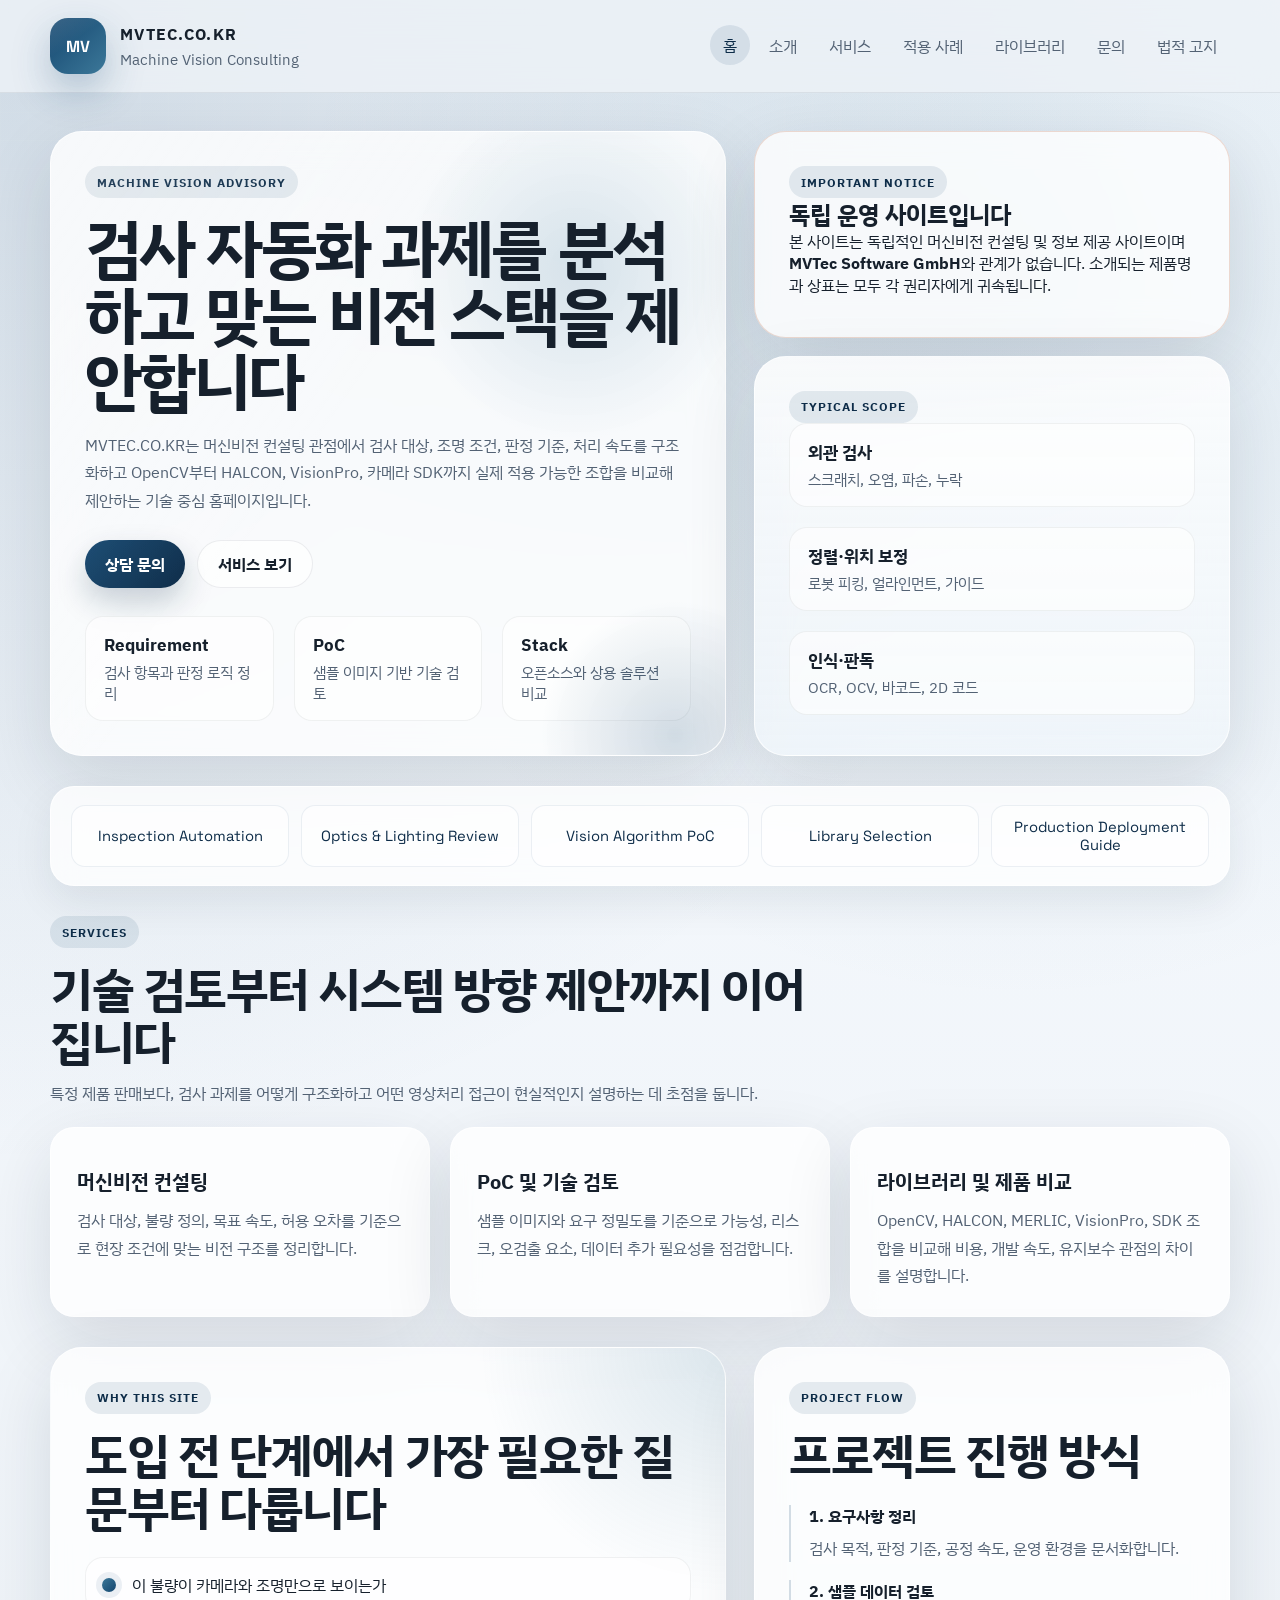
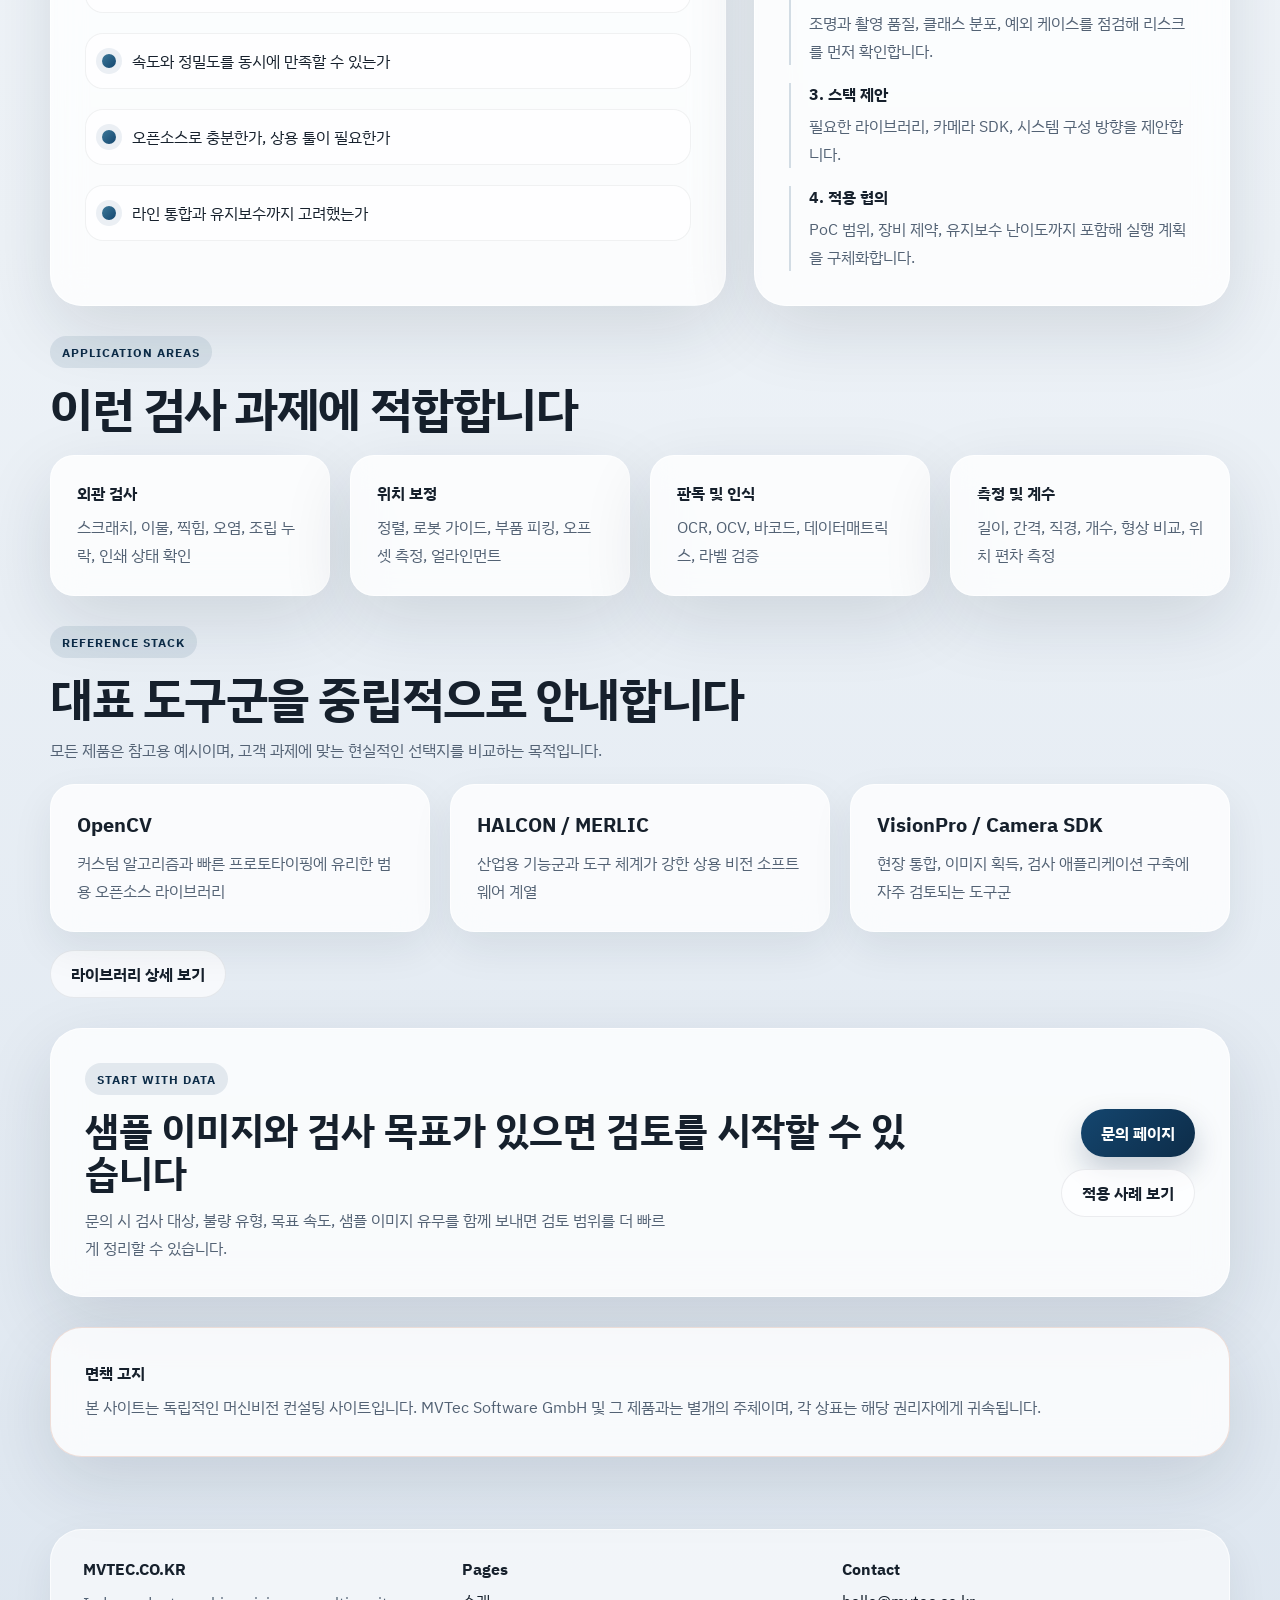
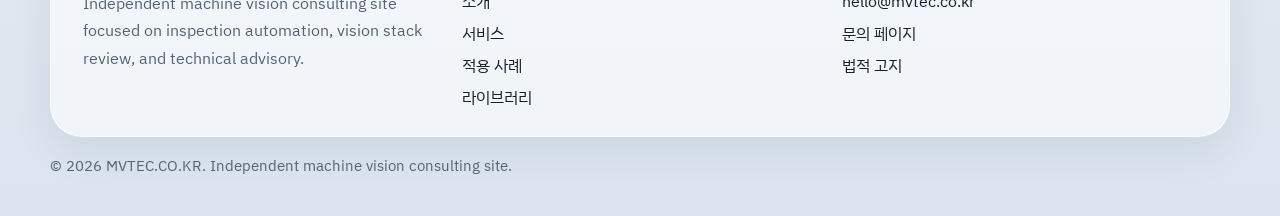
<file: index.html>
<!DOCTYPE html>
<html lang="ko">
<head>
  <meta charset="utf-8">
  <meta name="viewport" content="width=device-width, initial-scale=1">
  <title>MVTEC.CO.KR | 머신비전 컨설팅 홈페이지</title>
  <meta name="description" content="머신비전 컨설팅, 검사 자동화, 영상처리 PoC, 라이브러리 비교 검토를 제공하는 독립적인 기술 소개 사이트입니다.">
  <link rel="preconnect" href="https://fonts.googleapis.com">
  <link rel="preconnect" href="https://fonts.gstatic.com" crossorigin>
  <link href="https://fonts.googleapis.com/css2?family=IBM+Plex+Sans+KR:wght@400;500;600;700&family=Space+Grotesk:wght@500;700&display=swap" rel="stylesheet">
  <link rel="stylesheet" href="style.css">
</head>
<body>
  <div class="site-shell">
    <header class="topbar">
      <div class="shell topbar-inner">
        <a class="brand" href="index.html" aria-label="MVTEC 홈">
          <span class="brand-mark">MV</span>
          <span class="brand-copy">
            <strong>MVTEC.CO.KR</strong>
            <span>Machine Vision Consulting</span>
          </span>
        </a>
        <nav class="nav" aria-label="주요 메뉴">
          <a class="is-active" href="index.html">홈</a>
          <a href="about.html">소개</a>
          <a href="services.html">서비스</a>
          <a href="cases.html">적용 사례</a>
          <a href="libraries.html">라이브러리</a>
          <a href="contact.html">문의</a>
          <a href="legal.html">법적 고지</a>
        </nav>
      </div>
    </header>

    <main class="shell">
      <section class="hero hero-home">
        <div class="hero-panel">
          <span class="eyebrow">Machine Vision Advisory</span>
          <h1>검사 자동화 과제를 분석하고 맞는 비전 스택을 제안합니다</h1>
          <p class="hero-copy">
            MVTEC.CO.KR는 머신비전 컨설팅 관점에서 검사 대상, 조명 조건, 판정 기준, 처리 속도를 구조화하고
            OpenCV부터 HALCON, VisionPro, 카메라 SDK까지 실제 적용 가능한 조합을 비교해 제안하는 기술 중심 홈페이지입니다.
          </p>
          <div class="hero-actions">
            <a class="btn btn-primary" href="contact.html">상담 문의</a>
            <a class="btn btn-secondary" href="services.html">서비스 보기</a>
          </div>
          <div class="hero-stats">
            <div class="hero-stat">
              <strong>Requirement</strong>
              <span>검사 항목과 판정 로직 정리</span>
            </div>
            <div class="hero-stat">
              <strong>PoC</strong>
              <span>샘플 이미지 기반 기술 검토</span>
            </div>
            <div class="hero-stat">
              <strong>Stack</strong>
              <span>오픈소스와 상용 솔루션 비교</span>
            </div>
          </div>
        </div>

        <aside class="hero-side">
          <div class="side-card caution-card">
            <span class="card-kicker">Important Notice</span>
            <h2>독립 운영 사이트입니다</h2>
            <p>
              본 사이트는 독립적인 머신비전 컨설팅 및 정보 제공 사이트이며
              <strong>MVTec Software GmbH</strong>와 관계가 없습니다.
              소개되는 제품명과 상표는 모두 각 권리자에게 귀속됩니다.
            </p>
          </div>
          <div class="side-card metric-card">
            <span class="card-kicker">Typical Scope</span>
            <div class="metric-list">
              <div>
                <strong>외관 검사</strong>
                <span>스크래치, 오염, 파손, 누락</span>
              </div>
              <div>
                <strong>정렬·위치 보정</strong>
                <span>로봇 피킹, 얼라인먼트, 가이드</span>
              </div>
              <div>
                <strong>인식·판독</strong>
                <span>OCR, OCV, 바코드, 2D 코드</span>
              </div>
            </div>
          </div>
        </aside>
      </section>

      <section class="section logo-strip-section">
        <div class="logo-strip">
          <span>Inspection Automation</span>
          <span>Optics & Lighting Review</span>
          <span>Vision Algorithm PoC</span>
          <span>Library Selection</span>
          <span>Production Deployment Guide</span>
        </div>
      </section>

      <section class="section" id="services">
        <div class="section-heading">
          <span class="section-kicker">Services</span>
          <h2>기술 검토부터 시스템 방향 제안까지 이어집니다</h2>
          <p>특정 제품 판매보다, 검사 과제를 어떻게 구조화하고 어떤 영상처리 접근이 현실적인지 설명하는 데 초점을 둡니다.</p>
        </div>
        <div class="card-grid three">
          <article class="feature-card">
            <h3>머신비전 컨설팅</h3>
            <p>검사 대상, 불량 정의, 목표 속도, 허용 오차를 기준으로 현장 조건에 맞는 비전 구조를 정리합니다.</p>
          </article>
          <article class="feature-card">
            <h3>PoC 및 기술 검토</h3>
            <p>샘플 이미지와 요구 정밀도를 기준으로 가능성, 리스크, 오검출 요소, 데이터 추가 필요성을 점검합니다.</p>
          </article>
          <article class="feature-card">
            <h3>라이브러리 및 제품 비교</h3>
            <p>OpenCV, HALCON, MERLIC, VisionPro, SDK 조합을 비교해 비용, 개발 속도, 유지보수 관점의 차이를 설명합니다.</p>
          </article>
        </div>
      </section>

      <section class="section">
        <div class="two-column emphasis-layout">
          <article class="panel-card spotlight-card">
            <div class="section-heading left">
              <span class="section-kicker">Why This Site</span>
              <h2>도입 전 단계에서 가장 필요한 질문부터 다룹니다</h2>
            </div>
            <div class="check-list">
              <div>이 불량이 카메라와 조명만으로 보이는가</div>
              <div>속도와 정밀도를 동시에 만족할 수 있는가</div>
              <div>오픈소스로 충분한가, 상용 툴이 필요한가</div>
              <div>라인 통합과 유지보수까지 고려했는가</div>
            </div>
          </article>
          <article class="panel-card">
            <div class="section-heading left">
              <span class="section-kicker">Project Flow</span>
              <h2>프로젝트 진행 방식</h2>
            </div>
            <div class="timeline">
              <div class="timeline-item">
                <strong>1. 요구사항 정리</strong>
                <p>검사 목적, 판정 기준, 공정 속도, 운영 환경을 문서화합니다.</p>
              </div>
              <div class="timeline-item">
                <strong>2. 샘플 데이터 검토</strong>
                <p>조명과 촬영 품질, 클래스 분포, 예외 케이스를 점검해 리스크를 먼저 확인합니다.</p>
              </div>
              <div class="timeline-item">
                <strong>3. 스택 제안</strong>
                <p>필요한 라이브러리, 카메라 SDK, 시스템 구성 방향을 제안합니다.</p>
              </div>
              <div class="timeline-item">
                <strong>4. 적용 협의</strong>
                <p>PoC 범위, 장비 제약, 유지보수 난이도까지 포함해 실행 계획을 구체화합니다.</p>
              </div>
            </div>
          </article>
        </div>
      </section>

      <section class="section" id="domains">
        <div class="section-heading">
          <span class="section-kicker">Application Areas</span>
          <h2>이런 검사 과제에 적합합니다</h2>
        </div>
        <div class="card-grid four">
          <article class="domain-card">
            <strong>외관 검사</strong>
            <p>스크래치, 이물, 찍힘, 오염, 조립 누락, 인쇄 상태 확인</p>
          </article>
          <article class="domain-card">
            <strong>위치 보정</strong>
            <p>정렬, 로봇 가이드, 부품 피킹, 오프셋 측정, 얼라인먼트</p>
          </article>
          <article class="domain-card">
            <strong>판독 및 인식</strong>
            <p>OCR, OCV, 바코드, 데이터매트릭스, 라벨 검증</p>
          </article>
          <article class="domain-card">
            <strong>측정 및 계수</strong>
            <p>길이, 간격, 직경, 개수, 형상 비교, 위치 편차 측정</p>
          </article>
        </div>
      </section>

      <section class="section">
        <div class="section-heading">
          <span class="section-kicker">Reference Stack</span>
          <h2>대표 도구군을 중립적으로 안내합니다</h2>
          <p>모든 제품은 참고용 예시이며, 고객 과제에 맞는 현실적인 선택지를 비교하는 목적입니다.</p>
        </div>
        <div class="card-grid three">
          <article class="feature-card compact-card">
            <h3>OpenCV</h3>
            <p>커스텀 알고리즘과 빠른 프로토타이핑에 유리한 범용 오픈소스 라이브러리</p>
          </article>
          <article class="feature-card compact-card">
            <h3>HALCON / MERLIC</h3>
            <p>산업용 기능군과 도구 체계가 강한 상용 비전 소프트웨어 계열</p>
          </article>
          <article class="feature-card compact-card">
            <h3>VisionPro / Camera SDK</h3>
            <p>현장 통합, 이미지 획득, 검사 애플리케이션 구축에 자주 검토되는 도구군</p>
          </article>
        </div>
        <div class="section-actions">
          <a class="btn btn-secondary" href="libraries.html">라이브러리 상세 보기</a>
        </div>
      </section>

      <section class="section">
        <div class="cta-band">
          <div>
            <span class="section-kicker">Start With Data</span>
            <h2>샘플 이미지와 검사 목표가 있으면 검토를 시작할 수 있습니다</h2>
            <p>문의 시 검사 대상, 불량 유형, 목표 속도, 샘플 이미지 유무를 함께 보내면 검토 범위를 더 빠르게 정리할 수 있습니다.</p>
          </div>
          <div class="cta-actions">
            <a class="btn btn-primary" href="contact.html">문의 페이지</a>
            <a class="btn btn-secondary" href="cases.html">적용 사례 보기</a>
          </div>
        </div>
      </section>

      <section class="section">
        <div class="legal-banner">
          <strong>면책 고지</strong>
          <p>본 사이트는 독립적인 머신비전 컨설팅 사이트입니다. MVTec Software GmbH 및 그 제품과는 별개의 주체이며, 각 상표는 해당 권리자에게 귀속됩니다.</p>
        </div>
      </section>
    </main>

    <footer class="footer shell">
      <div class="footer-grid">
        <div>
          <strong>MVTEC.CO.KR</strong>
          <p>Independent machine vision consulting site focused on inspection automation, vision stack review, and technical advisory.</p>
        </div>
        <div>
          <strong>Pages</strong>
          <div class="footer-links">
            <a href="about.html">소개</a>
            <a href="services.html">서비스</a>
            <a href="cases.html">적용 사례</a>
            <a href="libraries.html">라이브러리</a>
          </div>
        </div>
        <div>
          <strong>Contact</strong>
          <div class="footer-links">
            <a href="mailto:hello@mvtec.co.kr">hello@mvtec.co.kr</a>
            <a href="contact.html">문의 페이지</a>
            <a href="legal.html">법적 고지</a>
          </div>
        </div>
      </div>
      <p class="footer-copy">© 2026 MVTEC.CO.KR. Independent machine vision consulting site.</p>
    </footer>
  </div>
</body>
</html>
</file>
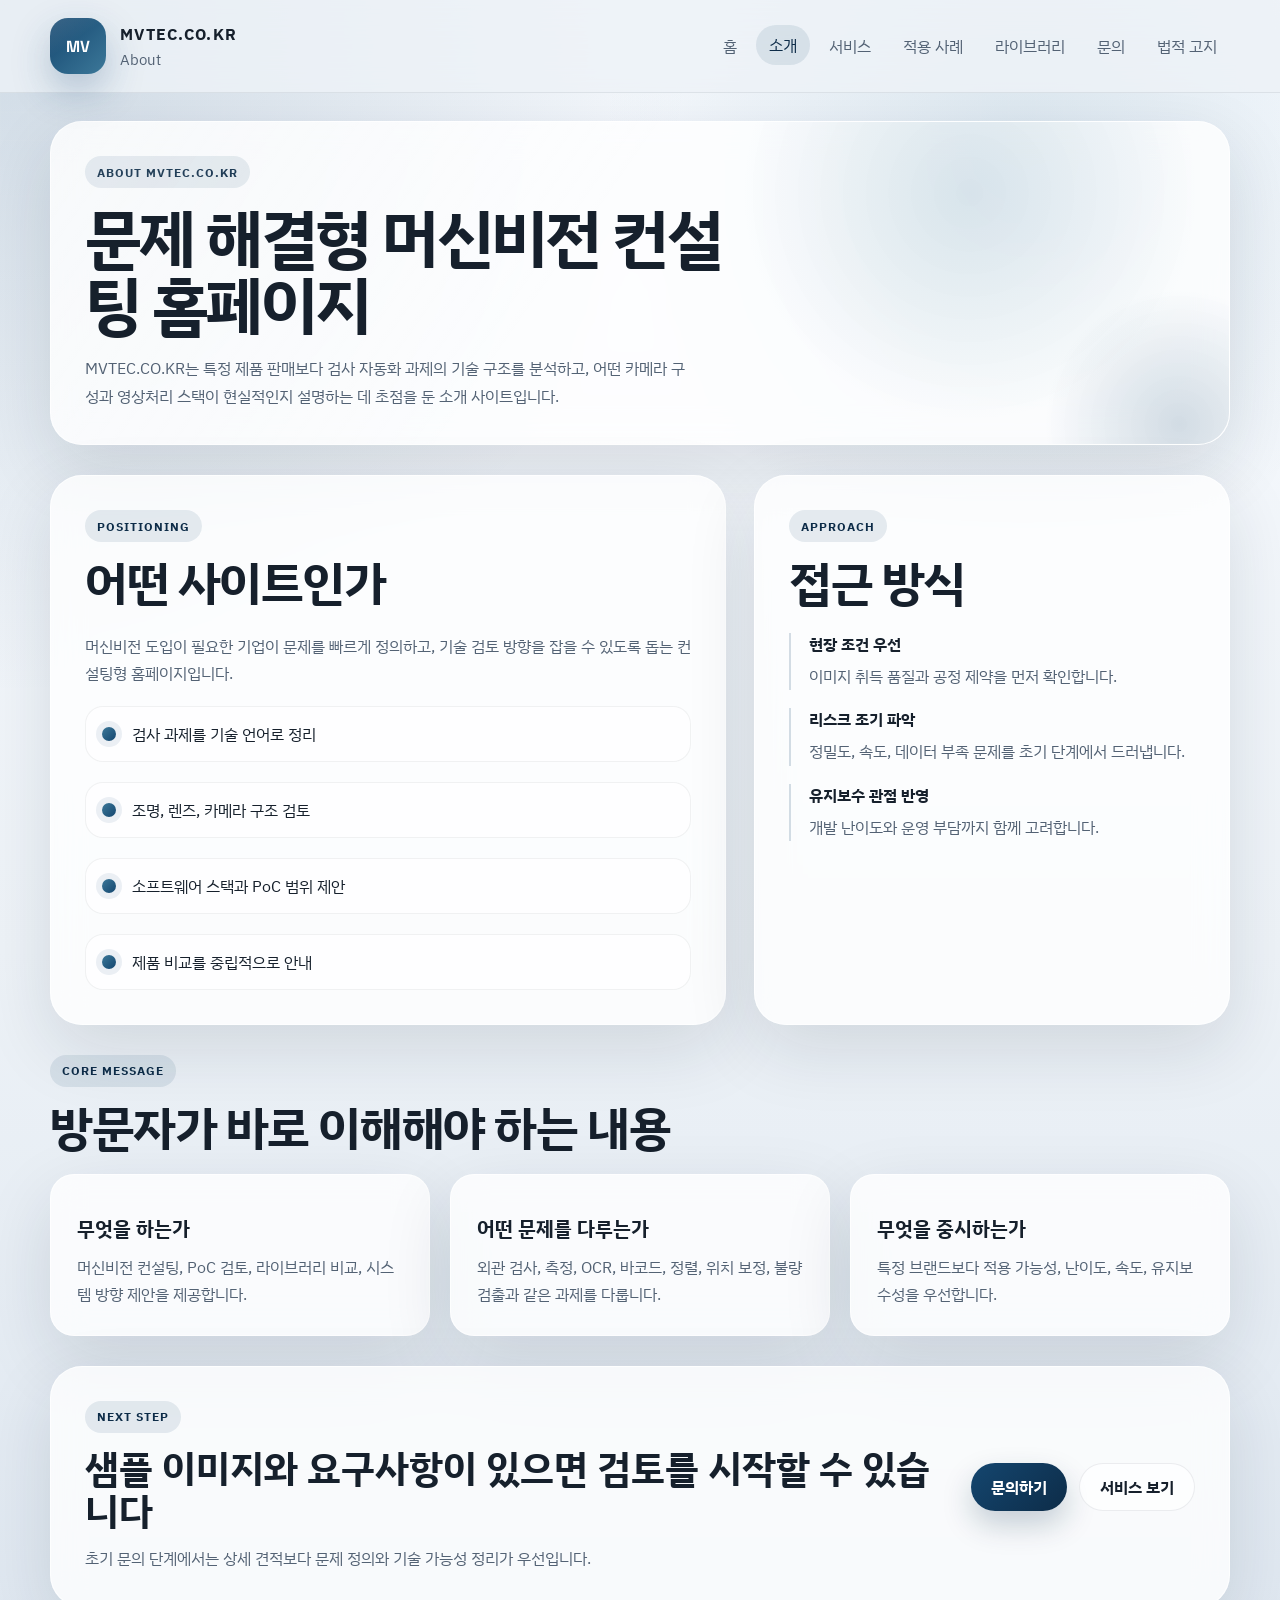
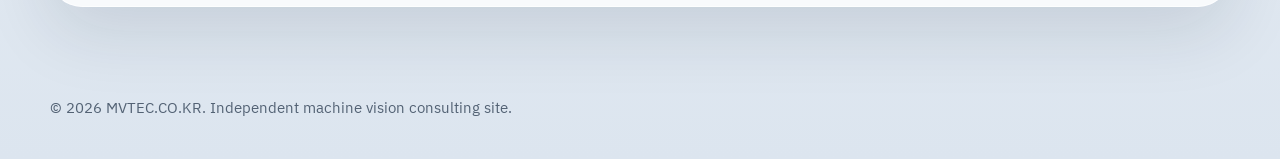
<file: about.html>
<!DOCTYPE html>
<html lang="ko">
<head>
  <meta charset="utf-8">
  <meta name="viewport" content="width=device-width, initial-scale=1">
  <title>MVTEC.CO.KR | 소개</title>
  <meta name="description" content="MVTEC.CO.KR의 포지셔닝과 머신비전 컨설팅 접근 방식을 소개합니다.">
  <link rel="preconnect" href="https://fonts.googleapis.com">
  <link rel="preconnect" href="https://fonts.gstatic.com" crossorigin>
  <link href="https://fonts.googleapis.com/css2?family=IBM+Plex+Sans+KR:wght@400;500;600;700&family=Space+Grotesk:wght@500;700&display=swap" rel="stylesheet">
  <link rel="stylesheet" href="style.css">
</head>
<body>
  <div class="site-shell">
    <header class="topbar">
      <div class="shell topbar-inner">
        <a class="brand" href="index.html" aria-label="MVTEC 홈">
          <span class="brand-mark">MV</span>
          <span class="brand-copy">
            <strong>MVTEC.CO.KR</strong>
            <span>About</span>
          </span>
        </a>
        <nav class="nav" aria-label="주요 메뉴">
          <a href="index.html">홈</a>
          <a class="is-active" href="about.html">소개</a>
          <a href="services.html">서비스</a>
          <a href="cases.html">적용 사례</a>
          <a href="libraries.html">라이브러리</a>
          <a href="contact.html">문의</a>
          <a href="legal.html">법적 고지</a>
        </nav>
      </div>
    </header>

    <main class="shell page-main">
      <section class="subhero">
        <div class="hero-panel">
          <span class="eyebrow">About MVTEC.CO.KR</span>
          <h1>문제 해결형 머신비전 컨설팅 홈페이지</h1>
          <p class="hero-copy">
            MVTEC.CO.KR는 특정 제품 판매보다 검사 자동화 과제의 기술 구조를 분석하고,
            어떤 카메라 구성과 영상처리 스택이 현실적인지 설명하는 데 초점을 둔 소개 사이트입니다.
          </p>
        </div>
      </section>

      <section class="section">
        <div class="two-column">
          <article class="panel-card">
            <div class="section-heading left">
              <span class="section-kicker">Positioning</span>
              <h2>어떤 사이트인가</h2>
            </div>
            <p>머신비전 도입이 필요한 기업이 문제를 빠르게 정의하고, 기술 검토 방향을 잡을 수 있도록 돕는 컨설팅형 홈페이지입니다.</p>
            <div class="check-list">
              <div>검사 과제를 기술 언어로 정리</div>
              <div>조명, 렌즈, 카메라 구조 검토</div>
              <div>소프트웨어 스택과 PoC 범위 제안</div>
              <div>제품 비교를 중립적으로 안내</div>
            </div>
          </article>
          <article class="panel-card">
            <div class="section-heading left">
              <span class="section-kicker">Approach</span>
              <h2>접근 방식</h2>
            </div>
            <div class="timeline">
              <div class="timeline-item">
                <strong>현장 조건 우선</strong>
                <p>이미지 취득 품질과 공정 제약을 먼저 확인합니다.</p>
              </div>
              <div class="timeline-item">
                <strong>리스크 조기 파악</strong>
                <p>정밀도, 속도, 데이터 부족 문제를 초기 단계에서 드러냅니다.</p>
              </div>
              <div class="timeline-item">
                <strong>유지보수 관점 반영</strong>
                <p>개발 난이도와 운영 부담까지 함께 고려합니다.</p>
              </div>
            </div>
          </article>
        </div>
      </section>

      <section class="section">
        <div class="section-heading">
          <span class="section-kicker">Core Message</span>
          <h2>방문자가 바로 이해해야 하는 내용</h2>
        </div>
        <div class="card-grid three">
          <article class="feature-card">
            <h3>무엇을 하는가</h3>
            <p>머신비전 컨설팅, PoC 검토, 라이브러리 비교, 시스템 방향 제안을 제공합니다.</p>
          </article>
          <article class="feature-card">
            <h3>어떤 문제를 다루는가</h3>
            <p>외관 검사, 측정, OCR, 바코드, 정렬, 위치 보정, 불량 검출과 같은 과제를 다룹니다.</p>
          </article>
          <article class="feature-card">
            <h3>무엇을 중시하는가</h3>
            <p>특정 브랜드보다 적용 가능성, 난이도, 속도, 유지보수성을 우선합니다.</p>
          </article>
        </div>
      </section>

      <section class="section">
        <div class="cta-band">
          <div>
            <span class="section-kicker">Next Step</span>
            <h2>샘플 이미지와 요구사항이 있으면 검토를 시작할 수 있습니다</h2>
            <p>초기 문의 단계에서는 상세 견적보다 문제 정의와 기술 가능성 정리가 우선입니다.</p>
          </div>
          <div class="cta-actions">
            <a class="btn btn-primary" href="contact.html">문의하기</a>
            <a class="btn btn-secondary" href="services.html">서비스 보기</a>
          </div>
        </div>
      </section>
    </main>

    <footer class="footer shell">
      <p class="footer-copy">© 2026 MVTEC.CO.KR. Independent machine vision consulting site.</p>
    </footer>
  </div>
</body>
</html>
</file>
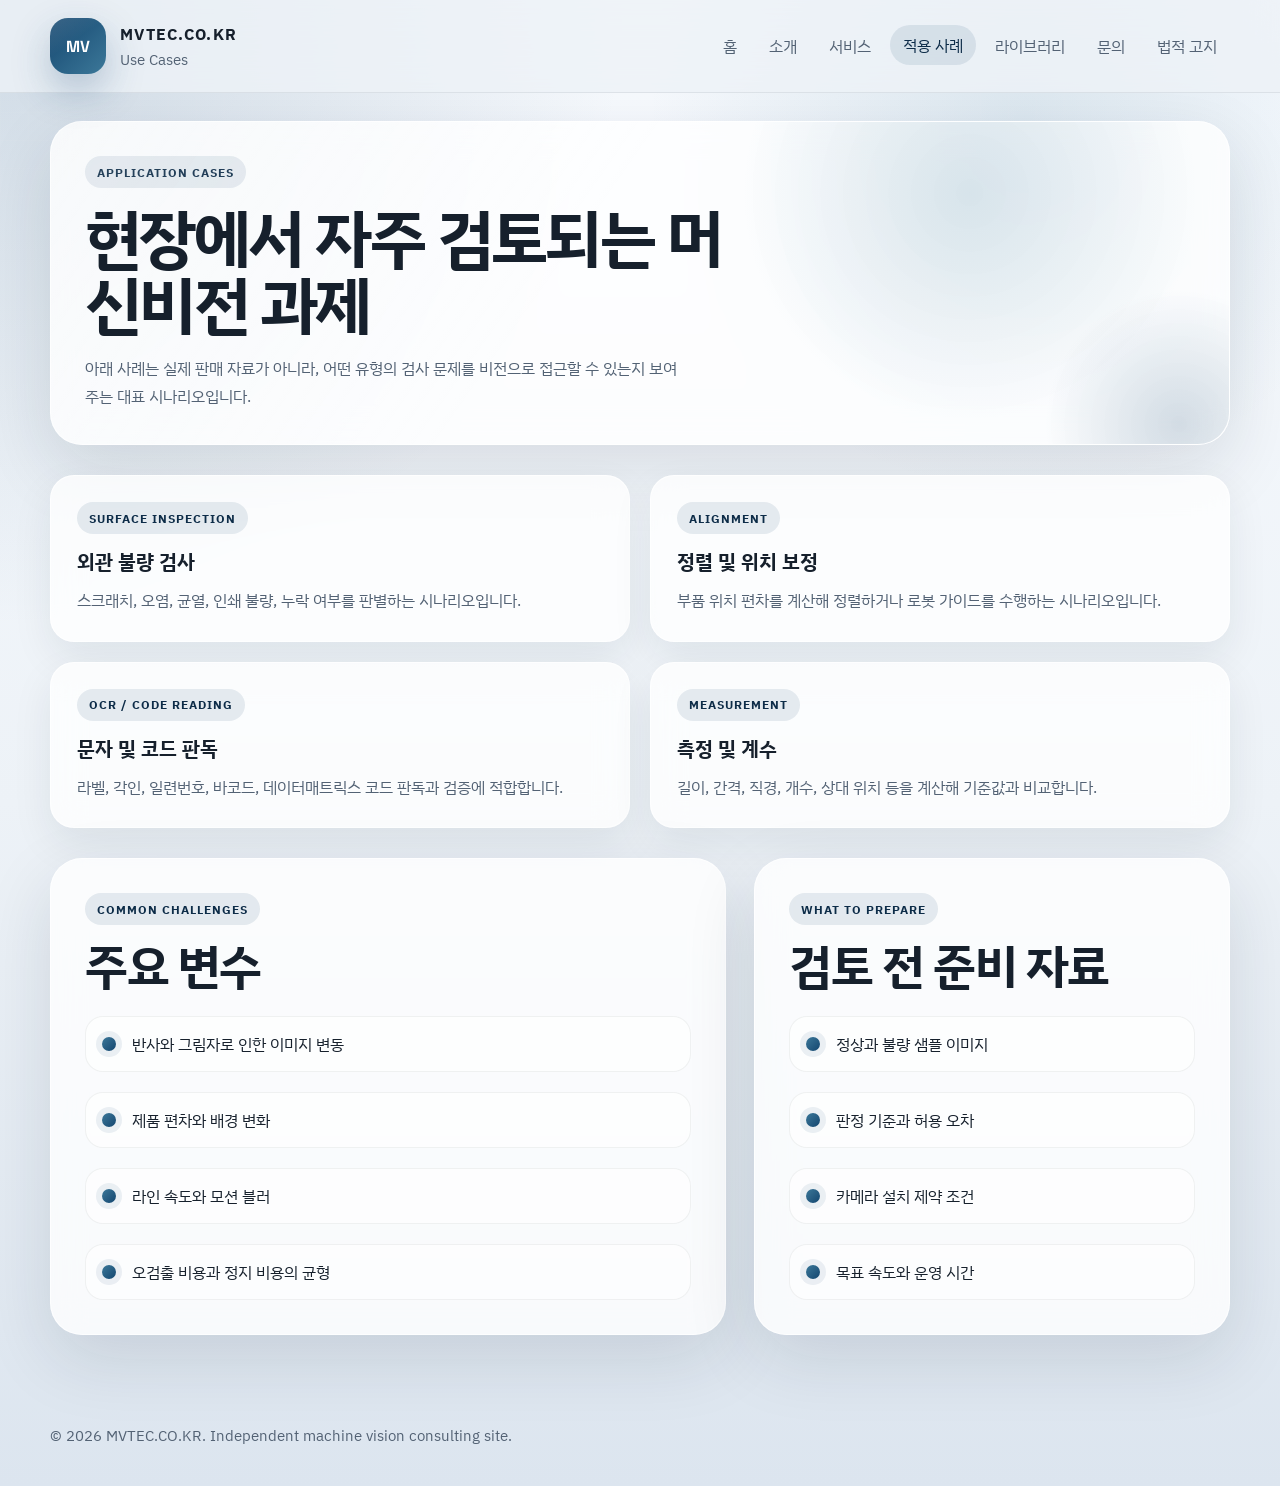
<file: cases.html>
<!DOCTYPE html>
<html lang="ko">
<head>
  <meta charset="utf-8">
  <meta name="viewport" content="width=device-width, initial-scale=1">
  <title>MVTEC.CO.KR | 적용 사례</title>
  <meta name="description" content="머신비전 적용 가능 분야와 검사 시나리오 예시를 소개합니다.">
  <link rel="preconnect" href="https://fonts.googleapis.com">
  <link rel="preconnect" href="https://fonts.gstatic.com" crossorigin>
  <link href="https://fonts.googleapis.com/css2?family=IBM+Plex+Sans+KR:wght@400;500;600;700&family=Space+Grotesk:wght@500;700&display=swap" rel="stylesheet">
  <link rel="stylesheet" href="style.css">
</head>
<body>
  <div class="site-shell">
    <header class="topbar">
      <div class="shell topbar-inner">
        <a class="brand" href="index.html" aria-label="MVTEC 홈">
          <span class="brand-mark">MV</span>
          <span class="brand-copy">
            <strong>MVTEC.CO.KR</strong>
            <span>Use Cases</span>
          </span>
        </a>
        <nav class="nav" aria-label="주요 메뉴">
          <a href="index.html">홈</a>
          <a href="about.html">소개</a>
          <a href="services.html">서비스</a>
          <a class="is-active" href="cases.html">적용 사례</a>
          <a href="libraries.html">라이브러리</a>
          <a href="contact.html">문의</a>
          <a href="legal.html">법적 고지</a>
        </nav>
      </div>
    </header>

    <main class="shell page-main">
      <section class="subhero">
        <div class="hero-panel">
          <span class="eyebrow">Application Cases</span>
          <h1>현장에서 자주 검토되는 머신비전 과제</h1>
          <p class="hero-copy">아래 사례는 실제 판매 자료가 아니라, 어떤 유형의 검사 문제를 비전으로 접근할 수 있는지 보여주는 대표 시나리오입니다.</p>
        </div>
      </section>

      <section class="section">
        <div class="card-grid two">
          <article class="library-card case-card">
            <span class="tag">Surface Inspection</span>
            <h3>외관 불량 검사</h3>
            <p>스크래치, 오염, 균열, 인쇄 불량, 누락 여부를 판별하는 시나리오입니다.</p>
          </article>
          <article class="library-card case-card">
            <span class="tag">Alignment</span>
            <h3>정렬 및 위치 보정</h3>
            <p>부품 위치 편차를 계산해 정렬하거나 로봇 가이드를 수행하는 시나리오입니다.</p>
          </article>
          <article class="library-card case-card">
            <span class="tag">OCR / Code Reading</span>
            <h3>문자 및 코드 판독</h3>
            <p>라벨, 각인, 일련번호, 바코드, 데이터매트릭스 코드 판독과 검증에 적합합니다.</p>
          </article>
          <article class="library-card case-card">
            <span class="tag">Measurement</span>
            <h3>측정 및 계수</h3>
            <p>길이, 간격, 직경, 개수, 상대 위치 등을 계산해 기준값과 비교합니다.</p>
          </article>
        </div>
      </section>

      <section class="section">
        <div class="two-column">
          <article class="panel-card">
            <div class="section-heading left">
              <span class="section-kicker">Common Challenges</span>
              <h2>주요 변수</h2>
            </div>
            <div class="check-list">
              <div>반사와 그림자로 인한 이미지 변동</div>
              <div>제품 편차와 배경 변화</div>
              <div>라인 속도와 모션 블러</div>
              <div>오검출 비용과 정지 비용의 균형</div>
            </div>
          </article>
          <article class="panel-card">
            <div class="section-heading left">
              <span class="section-kicker">What To Prepare</span>
              <h2>검토 전 준비 자료</h2>
            </div>
            <div class="check-list">
              <div>정상과 불량 샘플 이미지</div>
              <div>판정 기준과 허용 오차</div>
              <div>카메라 설치 제약 조건</div>
              <div>목표 속도와 운영 시간</div>
            </div>
          </article>
        </div>
      </section>
    </main>

    <footer class="footer shell">
      <p class="footer-copy">© 2026 MVTEC.CO.KR. Independent machine vision consulting site.</p>
    </footer>
  </div>
</body>
</html>
</file>
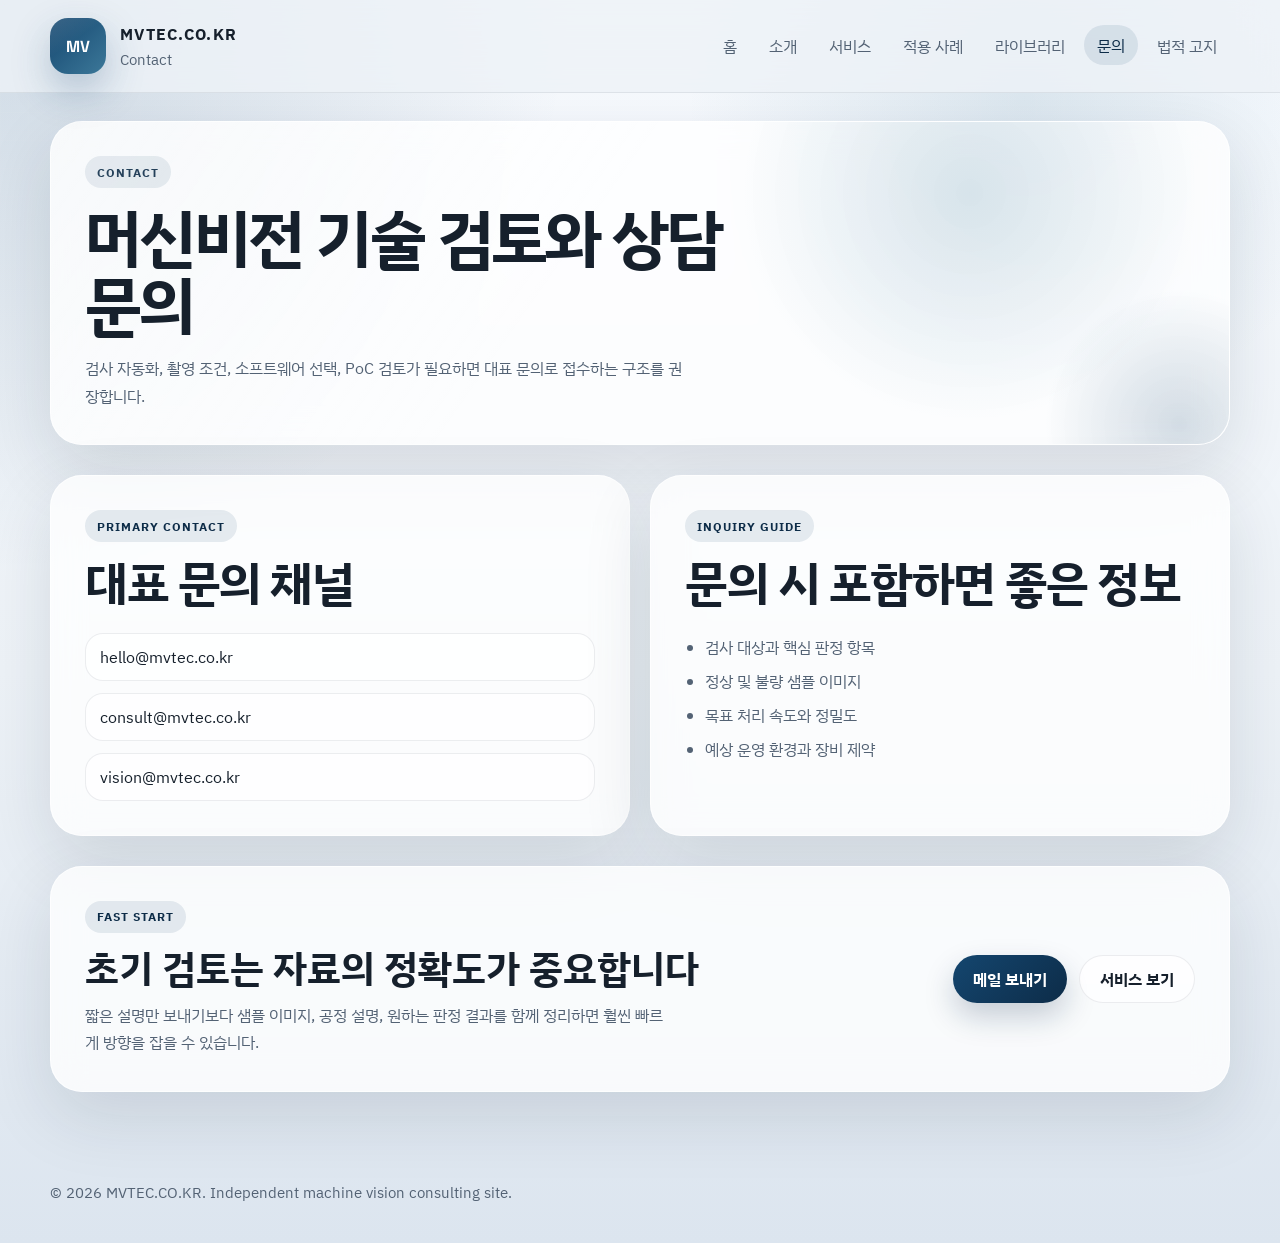
<file: contact.html>
<!DOCTYPE html>
<html lang="ko">
<head>
  <meta charset="utf-8">
  <meta name="viewport" content="width=device-width, initial-scale=1">
  <title>MVTEC.CO.KR | 문의</title>
  <meta name="description" content="머신비전 컨설팅 및 기술 검토 문의 페이지입니다.">
  <link rel="preconnect" href="https://fonts.googleapis.com">
  <link rel="preconnect" href="https://fonts.gstatic.com" crossorigin>
  <link href="https://fonts.googleapis.com/css2?family=IBM+Plex+Sans+KR:wght@400;500;600;700&family=Space+Grotesk:wght@500;700&display=swap" rel="stylesheet">
  <link rel="stylesheet" href="style.css">
</head>
<body>
  <div class="site-shell">
    <header class="topbar">
      <div class="shell topbar-inner">
        <a class="brand" href="index.html" aria-label="MVTEC 홈">
          <span class="brand-mark">MV</span>
          <span class="brand-copy">
            <strong>MVTEC.CO.KR</strong>
            <span>Contact</span>
          </span>
        </a>
        <nav class="nav" aria-label="주요 메뉴">
          <a href="index.html">홈</a>
          <a href="about.html">소개</a>
          <a href="services.html">서비스</a>
          <a href="cases.html">적용 사례</a>
          <a href="libraries.html">라이브러리</a>
          <a class="is-active" href="contact.html">문의</a>
          <a href="legal.html">법적 고지</a>
        </nav>
      </div>
    </header>

    <main class="shell page-main">
      <section class="subhero">
        <div class="hero-panel">
          <span class="eyebrow">Contact</span>
          <h1>머신비전 기술 검토와 상담 문의</h1>
          <p class="hero-copy">검사 자동화, 촬영 조건, 소프트웨어 선택, PoC 검토가 필요하면 대표 문의로 접수하는 구조를 권장합니다.</p>
        </div>
      </section>

      <section class="section card-grid two">
        <article class="panel-card">
          <div class="section-heading left">
            <span class="section-kicker">Primary Contact</span>
            <h2>대표 문의 채널</h2>
          </div>
          <div class="link-list stacked-links">
            <a href="mailto:hello@mvtec.co.kr">hello@mvtec.co.kr</a>
            <a href="mailto:consult@mvtec.co.kr">consult@mvtec.co.kr</a>
            <a href="mailto:vision@mvtec.co.kr">vision@mvtec.co.kr</a>
          </div>
        </article>
        <article class="panel-card">
          <div class="section-heading left">
            <span class="section-kicker">Inquiry Guide</span>
            <h2>문의 시 포함하면 좋은 정보</h2>
          </div>
          <ul class="plain-list">
            <li>검사 대상과 핵심 판정 항목</li>
            <li>정상 및 불량 샘플 이미지</li>
            <li>목표 처리 속도와 정밀도</li>
            <li>예상 운영 환경과 장비 제약</li>
          </ul>
        </article>
      </section>

      <section class="section">
        <div class="cta-band">
          <div>
            <span class="section-kicker">Fast Start</span>
            <h2>초기 검토는 자료의 정확도가 중요합니다</h2>
            <p>짧은 설명만 보내기보다 샘플 이미지, 공정 설명, 원하는 판정 결과를 함께 정리하면 훨씬 빠르게 방향을 잡을 수 있습니다.</p>
          </div>
          <div class="cta-actions">
            <a class="btn btn-primary" href="mailto:hello@mvtec.co.kr">메일 보내기</a>
            <a class="btn btn-secondary" href="services.html">서비스 보기</a>
          </div>
        </div>
      </section>
    </main>

    <footer class="footer shell">
      <p class="footer-copy">© 2026 MVTEC.CO.KR. Independent machine vision consulting site.</p>
    </footer>
  </div>
</body>
</html>
</file>
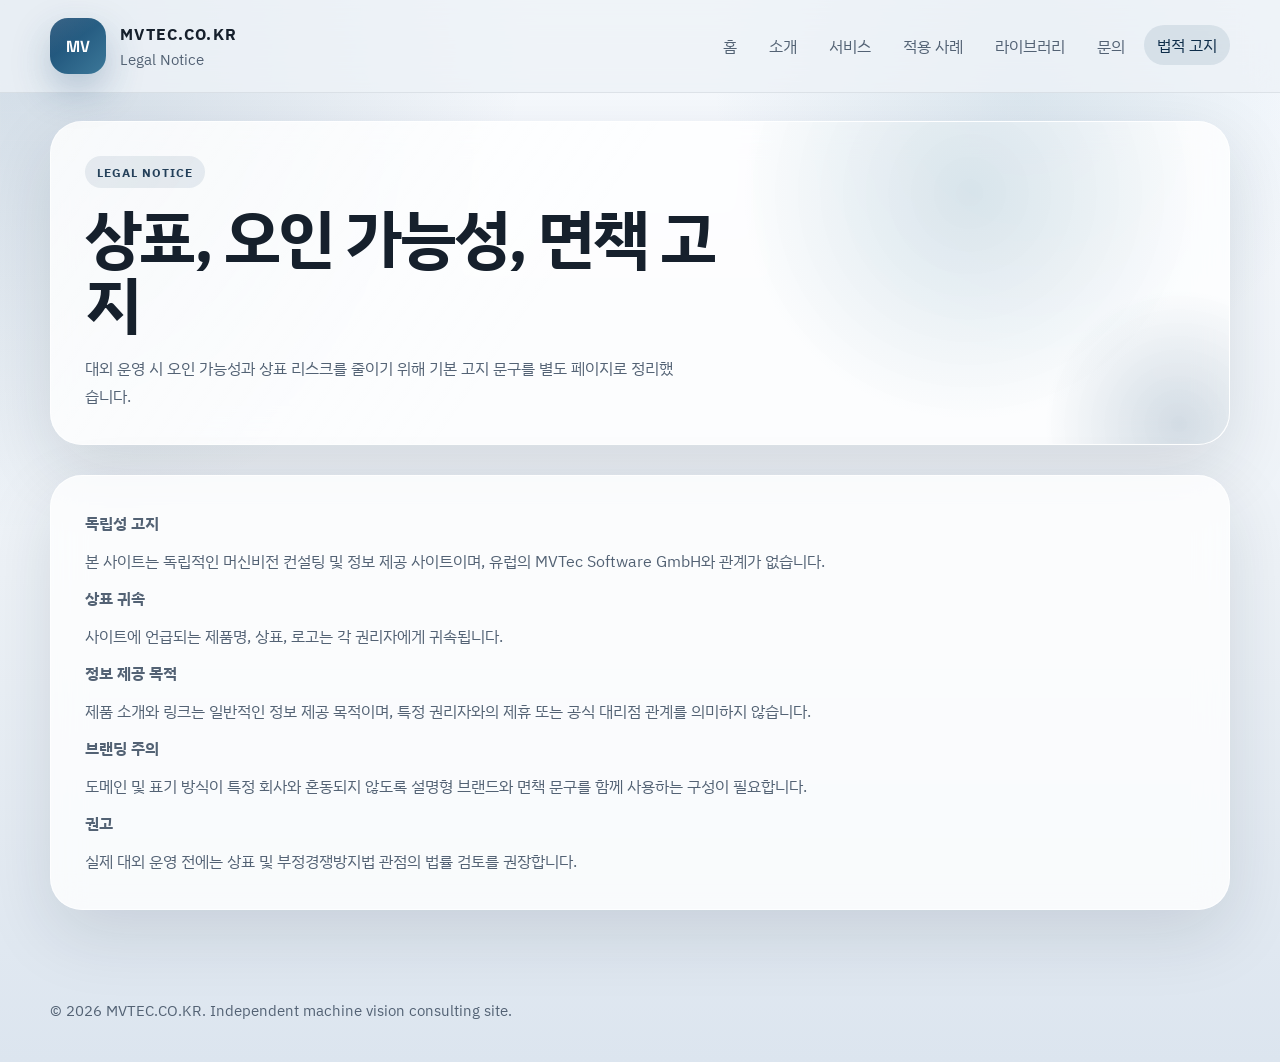
<file: legal.html>
<!DOCTYPE html>
<html lang="ko">
<head>
  <meta charset="utf-8">
  <meta name="viewport" content="width=device-width, initial-scale=1">
  <title>MVTEC.CO.KR | 법적 고지</title>
  <meta name="description" content="상표, 면책, 오인 가능성에 대한 법적 고지 페이지입니다.">
  <link rel="preconnect" href="https://fonts.googleapis.com">
  <link rel="preconnect" href="https://fonts.gstatic.com" crossorigin>
  <link href="https://fonts.googleapis.com/css2?family=IBM+Plex+Sans+KR:wght@400;500;600;700&family=Space+Grotesk:wght@500;700&display=swap" rel="stylesheet">
  <link rel="stylesheet" href="style.css">
</head>
<body>
  <div class="site-shell">
    <header class="topbar">
      <div class="shell topbar-inner">
        <a class="brand" href="index.html" aria-label="MVTEC 홈">
          <span class="brand-mark">MV</span>
          <span class="brand-copy">
            <strong>MVTEC.CO.KR</strong>
            <span>Legal Notice</span>
          </span>
        </a>
        <nav class="nav" aria-label="주요 메뉴">
          <a href="index.html">홈</a>
          <a href="about.html">소개</a>
          <a href="services.html">서비스</a>
          <a href="cases.html">적용 사례</a>
          <a href="libraries.html">라이브러리</a>
          <a href="contact.html">문의</a>
          <a class="is-active" href="legal.html">법적 고지</a>
        </nav>
      </div>
    </header>

    <main class="shell page-main">
      <section class="subhero">
        <div class="hero-panel">
          <span class="eyebrow">Legal Notice</span>
          <h1>상표, 오인 가능성, 면책 고지</h1>
          <p class="hero-copy">대외 운영 시 오인 가능성과 상표 리스크를 줄이기 위해 기본 고지 문구를 별도 페이지로 정리했습니다.</p>
        </div>
      </section>

      <section class="section card-grid one">
        <article class="panel-card legal-panel">
          <p><strong>독립성 고지</strong></p>
          <p>본 사이트는 독립적인 머신비전 컨설팅 및 정보 제공 사이트이며, 유럽의 MVTec Software GmbH와 관계가 없습니다.</p>
          <p><strong>상표 귀속</strong></p>
          <p>사이트에 언급되는 제품명, 상표, 로고는 각 권리자에게 귀속됩니다.</p>
          <p><strong>정보 제공 목적</strong></p>
          <p>제품 소개와 링크는 일반적인 정보 제공 목적이며, 특정 권리자와의 제휴 또는 공식 대리점 관계를 의미하지 않습니다.</p>
          <p><strong>브랜딩 주의</strong></p>
          <p>도메인 및 표기 방식이 특정 회사와 혼동되지 않도록 설명형 브랜드와 면책 문구를 함께 사용하는 구성이 필요합니다.</p>
          <p><strong>권고</strong></p>
          <p>실제 대외 운영 전에는 상표 및 부정경쟁방지법 관점의 법률 검토를 권장합니다.</p>
        </article>
      </section>
    </main>

    <footer class="footer shell">
      <p class="footer-copy">© 2026 MVTEC.CO.KR. Independent machine vision consulting site.</p>
    </footer>
  </div>
</body>
</html>
</file>
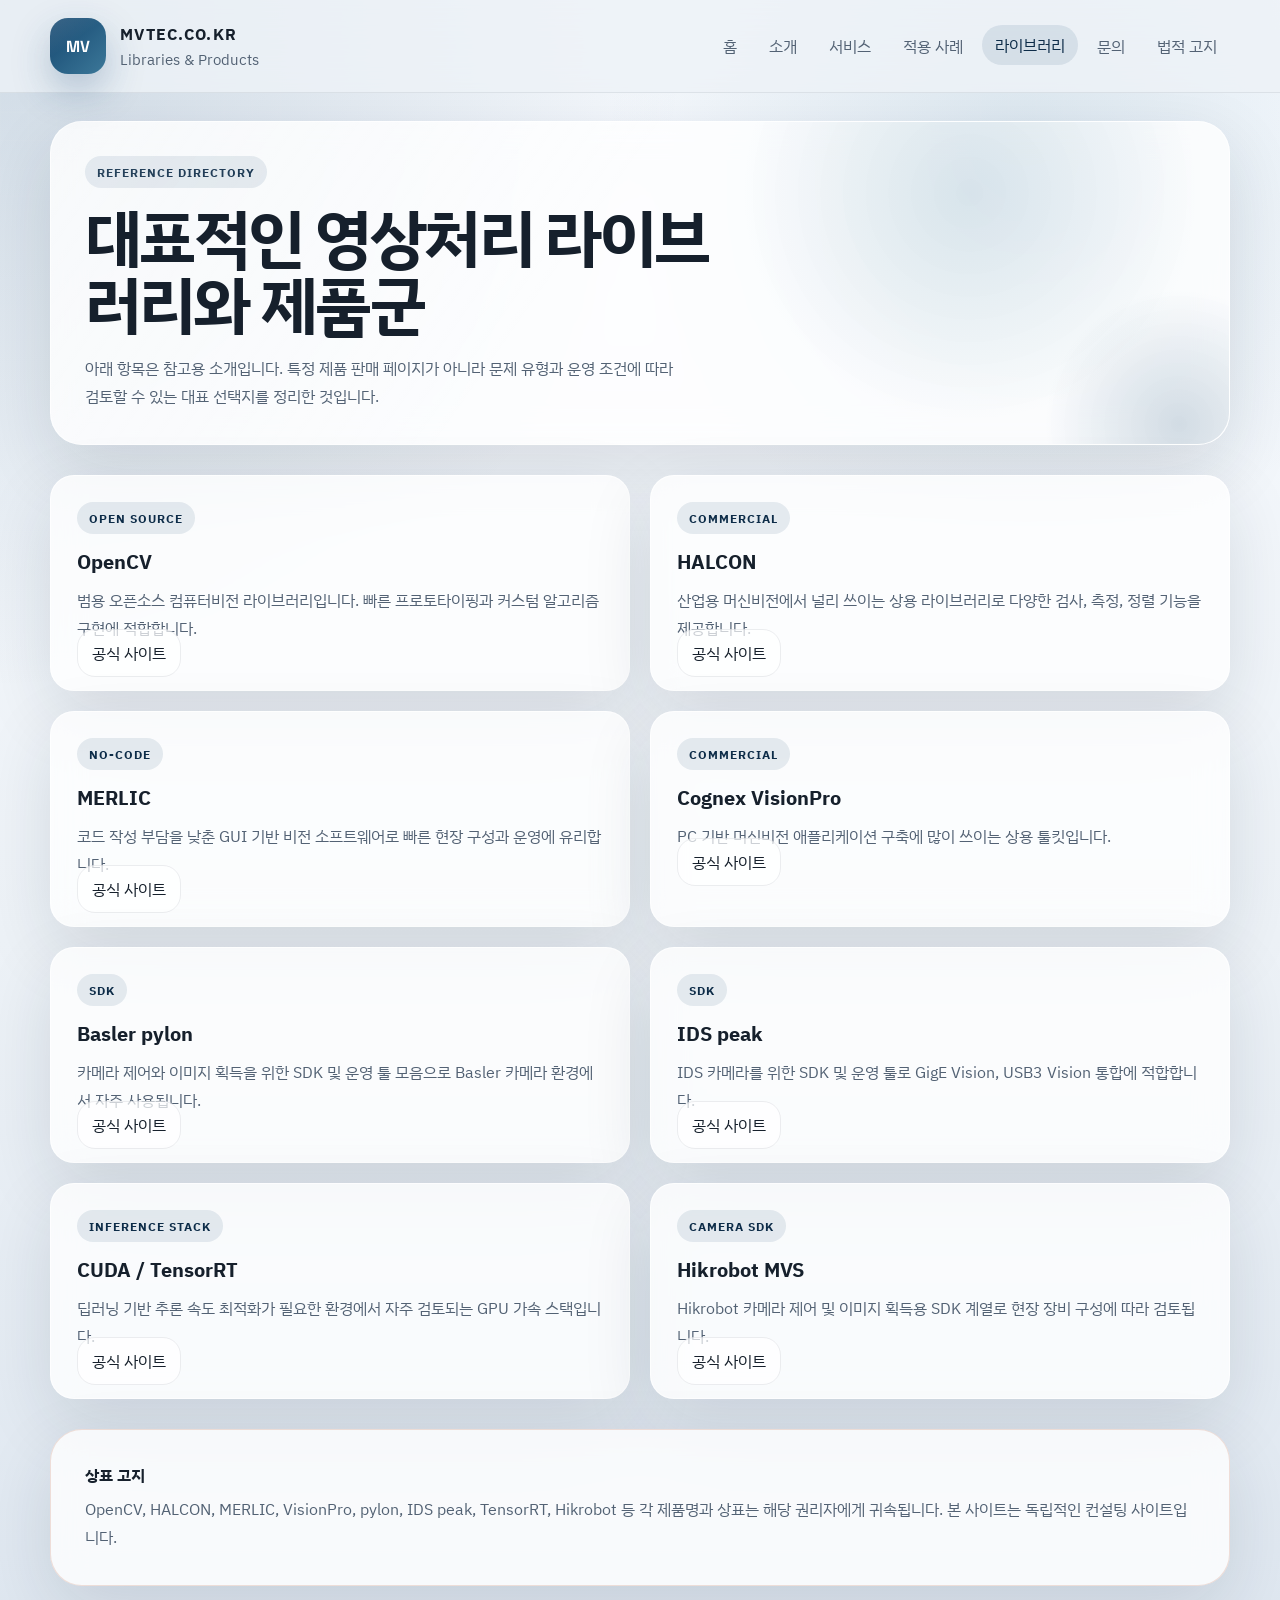
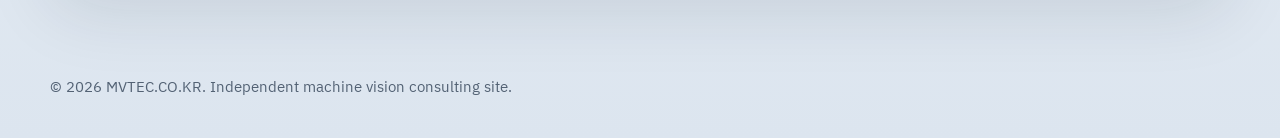
<file: libraries.html>
<!DOCTYPE html>
<html lang="ko">
<head>
  <meta charset="utf-8">
  <meta name="viewport" content="width=device-width, initial-scale=1">
  <title>MVTEC.CO.KR | 라이브러리 및 제품 안내</title>
  <meta name="description" content="머신비전 및 영상처리 라이브러리와 제품을 중립적으로 소개하고 공식 링크로 연결합니다.">
  <link rel="preconnect" href="https://fonts.googleapis.com">
  <link rel="preconnect" href="https://fonts.gstatic.com" crossorigin>
  <link href="https://fonts.googleapis.com/css2?family=IBM+Plex+Sans+KR:wght@400;500;600;700&family=Space+Grotesk:wght@500;700&display=swap" rel="stylesheet">
  <link rel="stylesheet" href="style.css">
</head>
<body>
  <div class="site-shell">
    <header class="topbar">
      <div class="shell topbar-inner">
        <a class="brand" href="index.html" aria-label="MVTEC 홈">
          <span class="brand-mark">MV</span>
          <span class="brand-copy">
            <strong>MVTEC.CO.KR</strong>
            <span>Libraries & Products</span>
          </span>
        </a>
        <nav class="nav" aria-label="주요 메뉴">
          <a href="index.html">홈</a>
          <a href="about.html">소개</a>
          <a href="services.html">서비스</a>
          <a href="cases.html">적용 사례</a>
          <a class="is-active" href="libraries.html">라이브러리</a>
          <a href="contact.html">문의</a>
          <a href="legal.html">법적 고지</a>
        </nav>
      </div>
    </header>

    <main class="shell page-main">
      <section class="subhero">
        <div class="hero-panel">
          <span class="eyebrow">Reference Directory</span>
          <h1>대표적인 영상처리 라이브러리와 제품군</h1>
          <p class="hero-copy">아래 항목은 참고용 소개입니다. 특정 제품 판매 페이지가 아니라 문제 유형과 운영 조건에 따라 검토할 수 있는 대표 선택지를 정리한 것입니다.</p>
        </div>
      </section>

      <section class="section">
        <div class="card-grid two">
          <article class="library-card">
            <span class="tag">Open Source</span>
            <h3>OpenCV</h3>
            <p>범용 오픈소스 컴퓨터비전 라이브러리입니다. 빠른 프로토타이핑과 커스텀 알고리즘 구현에 적합합니다.</p>
            <a href="https://opencv.org/" target="_blank" rel="noreferrer">공식 사이트</a>
          </article>
          <article class="library-card">
            <span class="tag">Commercial</span>
            <h3>HALCON</h3>
            <p>산업용 머신비전에서 널리 쓰이는 상용 라이브러리로 다양한 검사, 측정, 정렬 기능을 제공합니다.</p>
            <a href="https://www.mvtec.com/products/halcon/" target="_blank" rel="noreferrer">공식 사이트</a>
          </article>
          <article class="library-card">
            <span class="tag">No-Code</span>
            <h3>MERLIC</h3>
            <p>코드 작성 부담을 낮춘 GUI 기반 비전 소프트웨어로 빠른 현장 구성과 운영에 유리합니다.</p>
            <a href="https://www.mvtec.com/products/merlic/product-information" target="_blank" rel="noreferrer">공식 사이트</a>
          </article>
          <article class="library-card">
            <span class="tag">Commercial</span>
            <h3>Cognex VisionPro</h3>
            <p>PC 기반 머신비전 애플리케이션 구축에 많이 쓰이는 상용 툴킷입니다.</p>
            <a href="https://www.cognex.com/EN/products/machine-vision/vision-software/visionpro-software" target="_blank" rel="noreferrer">공식 사이트</a>
          </article>
          <article class="library-card">
            <span class="tag">SDK</span>
            <h3>Basler pylon</h3>
            <p>카메라 제어와 이미지 획득을 위한 SDK 및 운영 툴 모음으로 Basler 카메라 환경에서 자주 사용됩니다.</p>
            <a href="https://www.baslerweb.com/en-us/software/pylon/" target="_blank" rel="noreferrer">공식 사이트</a>
          </article>
          <article class="library-card">
            <span class="tag">SDK</span>
            <h3>IDS peak</h3>
            <p>IDS 카메라를 위한 SDK 및 운영 툴로 GigE Vision, USB3 Vision 통합에 적합합니다.</p>
            <a href="https://en.ids-imaging.com/ids-peak.html" target="_blank" rel="noreferrer">공식 사이트</a>
          </article>
          <article class="library-card">
            <span class="tag">Inference Stack</span>
            <h3>CUDA / TensorRT</h3>
            <p>딥러닝 기반 추론 속도 최적화가 필요한 환경에서 자주 검토되는 GPU 가속 스택입니다.</p>
            <a href="https://developer.nvidia.com/tensorrt" target="_blank" rel="noreferrer">공식 사이트</a>
          </article>
          <article class="library-card">
            <span class="tag">Camera SDK</span>
            <h3>Hikrobot MVS</h3>
            <p>Hikrobot 카메라 제어 및 이미지 획득용 SDK 계열로 현장 장비 구성에 따라 검토됩니다.</p>
            <a href="https://www.hikrobotics.com/en/machinevision/service/download/" target="_blank" rel="noreferrer">공식 사이트</a>
          </article>
        </div>
      </section>

      <section class="section">
        <div class="legal-banner">
          <strong>상표 고지</strong>
          <p>OpenCV, HALCON, MERLIC, VisionPro, pylon, IDS peak, TensorRT, Hikrobot 등 각 제품명과 상표는 해당 권리자에게 귀속됩니다. 본 사이트는 독립적인 컨설팅 사이트입니다.</p>
        </div>
      </section>
    </main>

    <footer class="footer shell">
      <p class="footer-copy">© 2026 MVTEC.CO.KR. Independent machine vision consulting site.</p>
    </footer>
  </div>
</body>
</html>
</file>
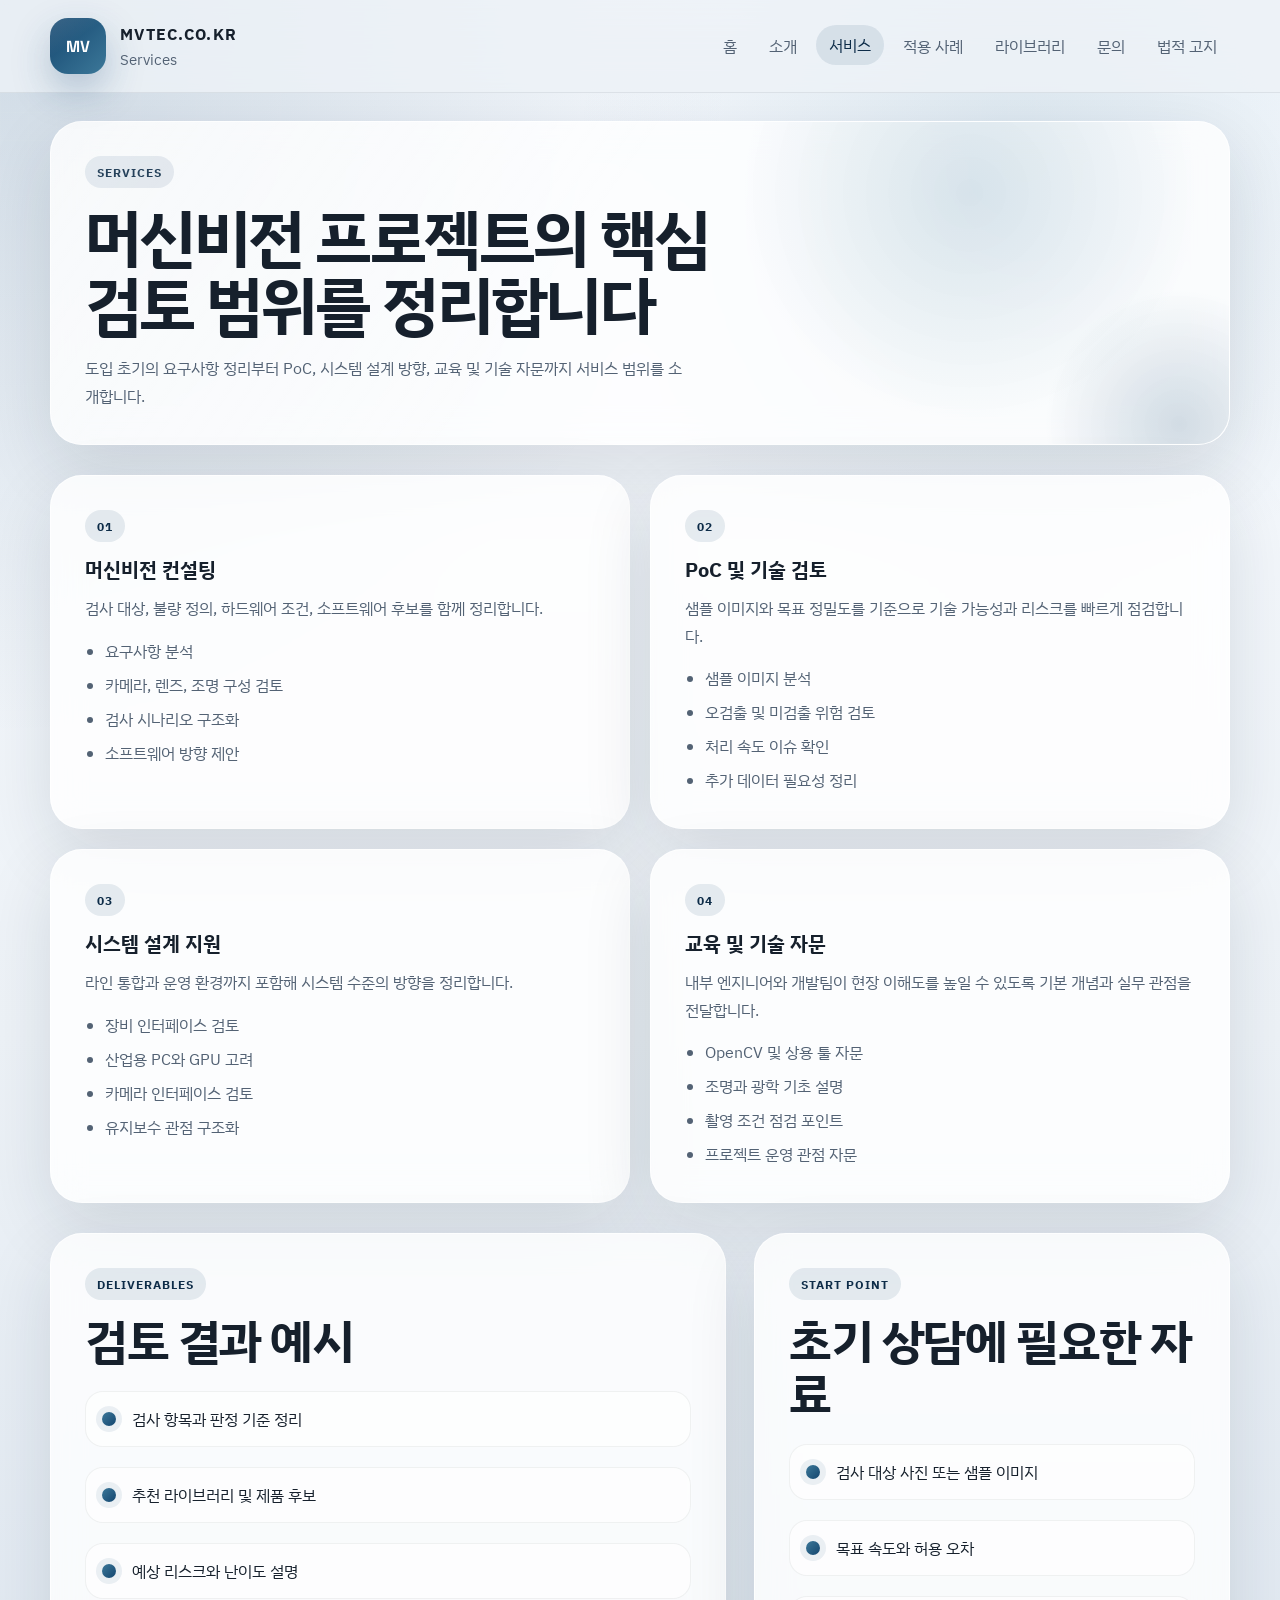
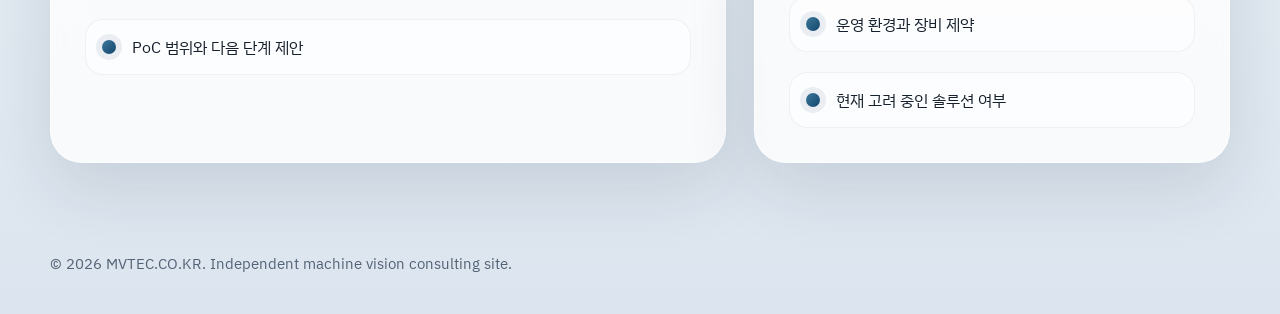
<file: services.html>
<!DOCTYPE html>
<html lang="ko">
<head>
  <meta charset="utf-8">
  <meta name="viewport" content="width=device-width, initial-scale=1">
  <title>MVTEC.CO.KR | 서비스</title>
  <meta name="description" content="머신비전 컨설팅, PoC, 시스템 설계 지원, 기술 자문 서비스를 소개합니다.">
  <link rel="preconnect" href="https://fonts.googleapis.com">
  <link rel="preconnect" href="https://fonts.gstatic.com" crossorigin>
  <link href="https://fonts.googleapis.com/css2?family=IBM+Plex+Sans+KR:wght@400;500;600;700&family=Space+Grotesk:wght@500;700&display=swap" rel="stylesheet">
  <link rel="stylesheet" href="style.css">
</head>
<body>
  <div class="site-shell">
    <header class="topbar">
      <div class="shell topbar-inner">
        <a class="brand" href="index.html" aria-label="MVTEC 홈">
          <span class="brand-mark">MV</span>
          <span class="brand-copy">
            <strong>MVTEC.CO.KR</strong>
            <span>Services</span>
          </span>
        </a>
        <nav class="nav" aria-label="주요 메뉴">
          <a href="index.html">홈</a>
          <a href="about.html">소개</a>
          <a class="is-active" href="services.html">서비스</a>
          <a href="cases.html">적용 사례</a>
          <a href="libraries.html">라이브러리</a>
          <a href="contact.html">문의</a>
          <a href="legal.html">법적 고지</a>
        </nav>
      </div>
    </header>

    <main class="shell page-main">
      <section class="subhero">
        <div class="hero-panel">
          <span class="eyebrow">Services</span>
          <h1>머신비전 프로젝트의 핵심 검토 범위를 정리합니다</h1>
          <p class="hero-copy">도입 초기의 요구사항 정리부터 PoC, 시스템 설계 방향, 교육 및 기술 자문까지 서비스 범위를 소개합니다.</p>
        </div>
      </section>

      <section class="section">
        <div class="card-grid two">
          <article class="panel-card service-panel">
            <span class="tag">01</span>
            <h3>머신비전 컨설팅</h3>
            <p>검사 대상, 불량 정의, 하드웨어 조건, 소프트웨어 후보를 함께 정리합니다.</p>
            <ul class="plain-list">
              <li>요구사항 분석</li>
              <li>카메라, 렌즈, 조명 구성 검토</li>
              <li>검사 시나리오 구조화</li>
              <li>소프트웨어 방향 제안</li>
            </ul>
          </article>
          <article class="panel-card service-panel">
            <span class="tag">02</span>
            <h3>PoC 및 기술 검토</h3>
            <p>샘플 이미지와 목표 정밀도를 기준으로 기술 가능성과 리스크를 빠르게 점검합니다.</p>
            <ul class="plain-list">
              <li>샘플 이미지 분석</li>
              <li>오검출 및 미검출 위험 검토</li>
              <li>처리 속도 이슈 확인</li>
              <li>추가 데이터 필요성 정리</li>
            </ul>
          </article>
          <article class="panel-card service-panel">
            <span class="tag">03</span>
            <h3>시스템 설계 지원</h3>
            <p>라인 통합과 운영 환경까지 포함해 시스템 수준의 방향을 정리합니다.</p>
            <ul class="plain-list">
              <li>장비 인터페이스 검토</li>
              <li>산업용 PC와 GPU 고려</li>
              <li>카메라 인터페이스 검토</li>
              <li>유지보수 관점 구조화</li>
            </ul>
          </article>
          <article class="panel-card service-panel">
            <span class="tag">04</span>
            <h3>교육 및 기술 자문</h3>
            <p>내부 엔지니어와 개발팀이 현장 이해도를 높일 수 있도록 기본 개념과 실무 관점을 전달합니다.</p>
            <ul class="plain-list">
              <li>OpenCV 및 상용 툴 자문</li>
              <li>조명과 광학 기초 설명</li>
              <li>촬영 조건 점검 포인트</li>
              <li>프로젝트 운영 관점 자문</li>
            </ul>
          </article>
        </div>
      </section>

      <section class="section">
        <div class="two-column">
          <article class="panel-card">
            <div class="section-heading left">
              <span class="section-kicker">Deliverables</span>
              <h2>검토 결과 예시</h2>
            </div>
            <div class="check-list">
              <div>검사 항목과 판정 기준 정리</div>
              <div>추천 라이브러리 및 제품 후보</div>
              <div>예상 리스크와 난이도 설명</div>
              <div>PoC 범위와 다음 단계 제안</div>
            </div>
          </article>
          <article class="panel-card">
            <div class="section-heading left">
              <span class="section-kicker">Start Point</span>
              <h2>초기 상담에 필요한 자료</h2>
            </div>
            <div class="check-list">
              <div>검사 대상 사진 또는 샘플 이미지</div>
              <div>목표 속도와 허용 오차</div>
              <div>운영 환경과 장비 제약</div>
              <div>현재 고려 중인 솔루션 여부</div>
            </div>
          </article>
        </div>
      </section>
    </main>

    <footer class="footer shell">
      <p class="footer-copy">© 2026 MVTEC.CO.KR. Independent machine vision consulting site.</p>
    </footer>
  </div>
</body>
</html>
</file>
<file: style.css>
:root {
  --bg: #edf2f7;
  --bg-deep: #dce5ef;
  --surface: rgba(255, 255, 255, 0.78);
  --surface-strong: rgba(255, 255, 255, 0.9);
  --text: #16202c;
  --muted: #536274;
  --brand: #14466f;
  --brand-strong: #0d2c48;
  --accent: #3c7899;
  --warm: #c16b45;
  --line: rgba(18, 32, 49, 0.08);
  --shadow: 0 24px 70px rgba(18, 32, 49, 0.12);
  --shadow-soft: 0 16px 40px rgba(15, 33, 52, 0.08);
  --radius-xl: 32px;
  --radius-lg: 24px;
  --radius-md: 18px;
  --radius-sm: 14px;
  --container: 1180px;
}

* {
  box-sizing: border-box;
}

html {
  scroll-behavior: smooth;
}

body {
  margin: 0;
  min-height: 100vh;
  color: var(--text);
  font-family: "IBM Plex Sans KR", sans-serif;
  background:
    radial-gradient(circle at top left, rgba(20, 70, 111, 0.18), transparent 32%),
    radial-gradient(circle at 80% 8%, rgba(60, 120, 153, 0.14), transparent 22%),
    linear-gradient(180deg, #f8fbff 0%, var(--bg) 54%, var(--bg-deep) 100%);
}

body::before {
  content: "";
  position: fixed;
  inset: 0;
  pointer-events: none;
  background-image:
    linear-gradient(rgba(255, 255, 255, 0.14) 1px, transparent 1px),
    linear-gradient(90deg, rgba(255, 255, 255, 0.14) 1px, transparent 1px);
  background-size: 28px 28px;
  mask-image: linear-gradient(180deg, rgba(0, 0, 0, 0.7), transparent 86%);
  opacity: 0.38;
}

a {
  color: inherit;
  text-decoration: none;
}

h1,
h2,
h3,
p {
  margin: 0;
}

.shell {
  width: min(var(--container), calc(100% - 32px));
  margin: 0 auto;
}

.topbar {
  position: sticky;
  top: 0;
  z-index: 20;
  background: rgba(237, 242, 247, 0.82);
  backdrop-filter: blur(18px);
  border-bottom: 1px solid var(--line);
}

.topbar-inner {
  display: flex;
  align-items: center;
  justify-content: space-between;
  gap: 16px;
  padding: 18px 0;
}

.brand {
  display: inline-flex;
  align-items: center;
  gap: 14px;
}

.brand-mark {
  display: grid;
  place-items: center;
  width: 56px;
  height: 56px;
  border-radius: 18px;
  background:
    linear-gradient(145deg, rgba(255, 255, 255, 0.16), transparent 42%),
    linear-gradient(135deg, var(--brand), var(--accent));
  color: white;
  font-family: "Space Grotesk", sans-serif;
  font-weight: 700;
  box-shadow: 0 16px 38px rgba(20, 70, 111, 0.28);
}

.brand-copy strong {
  display: block;
  letter-spacing: 0.08em;
}

.brand-copy span {
  display: block;
  margin-top: 4px;
  color: var(--muted);
  font-size: 0.92rem;
}

.nav {
  display: flex;
  flex-wrap: wrap;
  justify-content: flex-end;
  gap: 6px;
}

.nav a {
  padding: 9px 13px;
  color: var(--muted);
  border-radius: 999px;
  transition: background-color 160ms ease, color 160ms ease, transform 160ms ease;
}

.nav a:hover,
.nav a.is-active {
  color: var(--brand-strong);
  background: rgba(20, 70, 111, 0.1);
  transform: translateY(-1px);
}

main {
  padding: 38px 0 72px;
}

.page-main {
  padding-top: 28px;
}

.hero,
.two-column {
  display: grid;
  grid-template-columns: minmax(0, 1.35fr) minmax(300px, 0.95fr);
  gap: 28px;
}

.hero-panel,
.side-card,
.feature-card,
.panel-card,
.domain-card,
.library-card,
.legal-banner,
.cta-band,
.logo-strip {
  background: var(--surface);
  border: 1px solid rgba(255, 255, 255, 0.72);
  box-shadow: var(--shadow);
  backdrop-filter: blur(16px);
}

.hero-panel,
.panel-card,
.side-card,
.legal-banner,
.cta-band {
  border-radius: var(--radius-xl);
  padding: 34px;
}

.hero-panel {
  position: relative;
  overflow: hidden;
}

.hero-home .hero-panel::before,
.subhero .hero-panel::before {
  content: "";
  position: absolute;
  inset: 0;
  pointer-events: none;
  background:
    linear-gradient(125deg, rgba(255, 255, 255, 0.12), transparent 44%),
    radial-gradient(circle at 78% 22%, rgba(60, 120, 153, 0.18), transparent 24%);
}

.hero-panel::after {
  content: "";
  position: absolute;
  width: 280px;
  height: 280px;
  right: -90px;
  bottom: -120px;
  border-radius: 50%;
  background: radial-gradient(circle, rgba(20, 70, 111, 0.18), transparent 68%);
}

.hero h1,
.subhero h1 {
  position: relative;
  max-width: 10.5em;
  margin-top: 16px;
  font-size: clamp(2.45rem, 5vw, 4.6rem);
  line-height: 1.04;
  letter-spacing: -0.04em;
}

.hero-copy,
.section-heading p,
.feature-card p,
.panel-card p,
.domain-card p,
.library-card p,
.legal-banner p,
.cta-band p,
.footer p {
  color: var(--muted);
  line-height: 1.72;
}

.hero-copy {
  position: relative;
  margin-top: 18px;
  max-width: 60ch;
}

.eyebrow,
.section-kicker,
.card-kicker,
.tag {
  display: inline-flex;
  align-items: center;
  min-height: 32px;
  padding: 0 12px;
  border-radius: 999px;
  background: rgba(20, 70, 111, 0.1);
  color: var(--brand-strong);
  font-size: 0.78rem;
  font-weight: 700;
  letter-spacing: 0.08em;
  text-transform: uppercase;
}

.hero-actions,
.link-list,
.cta-actions,
.footer-links,
.section-actions {
  display: flex;
  flex-wrap: wrap;
  gap: 12px;
}

.hero-actions {
  margin-top: 26px;
}

.btn {
  display: inline-flex;
  min-height: 48px;
  align-items: center;
  justify-content: center;
  padding: 0 20px;
  border-radius: 999px;
  font-weight: 700;
  transition: transform 160ms ease, box-shadow 160ms ease, background-color 160ms ease;
}

.btn:hover {
  transform: translateY(-1px);
}

.btn-primary {
  color: white;
  background: linear-gradient(135deg, var(--brand), var(--brand-strong));
  box-shadow: 0 14px 30px rgba(13, 44, 72, 0.22);
}

.btn-secondary {
  background: rgba(255, 255, 255, 0.7);
  border: 1px solid var(--line);
}

.hero-stats,
.card-grid,
.metric-list,
.check-list,
.footer-grid {
  display: grid;
  gap: 20px;
}

.hero-stats {
  position: relative;
  grid-template-columns: repeat(3, minmax(0, 1fr));
  margin-top: 28px;
}

.hero-stat,
.check-list div,
.metric-list div {
  padding: 16px 18px;
  border-radius: var(--radius-md);
  background: rgba(255, 255, 255, 0.58);
  border: 1px solid rgba(22, 32, 44, 0.06);
}

.hero-stat strong,
.metric-list strong {
  display: block;
  font-size: 1.05rem;
}

.hero-stat span,
.metric-list span {
  display: block;
  margin-top: 6px;
  color: var(--muted);
  font-size: 0.92rem;
}

.hero-side {
  display: grid;
  gap: 18px;
}

.caution-card {
  border: 1px solid rgba(193, 107, 69, 0.24);
}

.metric-card {
  background:
    linear-gradient(180deg, rgba(255, 255, 255, 0.84), rgba(240, 246, 251, 0.72));
}

.logo-strip-section {
  margin-top: 22px;
}

.logo-strip {
  display: grid;
  grid-template-columns: repeat(5, minmax(0, 1fr));
  gap: 12px;
  padding: 18px 20px;
  border-radius: var(--radius-lg);
  box-shadow: var(--shadow-soft);
}

.logo-strip span {
  display: flex;
  align-items: center;
  justify-content: center;
  min-height: 60px;
  padding: 12px;
  text-align: center;
  border-radius: var(--radius-sm);
  color: var(--brand-strong);
  background: rgba(255, 255, 255, 0.55);
  border: 1px solid rgba(20, 70, 111, 0.08);
  font-family: "Space Grotesk", sans-serif;
  font-size: 0.92rem;
}

.section {
  margin-top: 30px;
}

.section-heading {
  max-width: 760px;
  margin-bottom: 20px;
}

.section-heading.left {
  margin-bottom: 24px;
}

.section-heading h2 {
  margin-top: 14px;
  font-size: clamp(1.85rem, 4vw, 3rem);
  line-height: 1.1;
  letter-spacing: -0.03em;
}

.section-heading p {
  margin-top: 12px;
}

.section-actions {
  margin-top: 18px;
}

.card-grid.three {
  grid-template-columns: repeat(3, minmax(0, 1fr));
}

.card-grid.four {
  grid-template-columns: repeat(4, minmax(0, 1fr));
}

.card-grid.two {
  grid-template-columns: repeat(2, minmax(0, 1fr));
}

.card-grid.one {
  grid-template-columns: 1fr;
}

.feature-card,
.domain-card,
.library-card {
  padding: 26px;
  border-radius: var(--radius-lg);
}

.feature-card h3,
.library-card h3,
.service-panel h3 {
  margin: 14px 0 12px;
  font-size: 1.24rem;
}

.compact-card h3 {
  margin-top: 0;
}

.domain-card strong,
.legal-banner strong,
.footer strong {
  display: block;
  margin-bottom: 10px;
}

.timeline {
  display: grid;
  gap: 18px;
}

.timeline-item {
  padding-left: 18px;
  border-left: 2px solid rgba(20, 70, 111, 0.18);
}

.timeline-item strong {
  display: block;
  margin-bottom: 8px;
}

.link-list a,
.library-card a {
  padding: 12px 14px;
  border-radius: var(--radius-md);
  background: rgba(255, 255, 255, 0.7);
  border: 1px solid var(--line);
}

.stacked-links {
  flex-direction: column;
}

.plain-list {
  margin: 14px 0 0;
  padding-left: 20px;
  color: var(--muted);
  line-height: 1.75;
}

.plain-list li + li {
  margin-top: 6px;
}

.check-list {
  margin-top: 18px;
}

.check-list div {
  position: relative;
  padding-left: 46px;
}

.check-list div::before {
  content: "";
  position: absolute;
  left: 16px;
  top: 50%;
  width: 14px;
  height: 14px;
  border-radius: 50%;
  background: linear-gradient(135deg, var(--accent), var(--brand));
  transform: translateY(-50%);
  box-shadow: 0 0 0 6px rgba(20, 70, 111, 0.08);
}

.emphasis-layout .spotlight-card {
  background:
    radial-gradient(circle at top right, rgba(60, 120, 153, 0.16), transparent 28%),
    var(--surface);
}

.service-panel {
  background: rgba(255, 255, 255, 0.82);
}

.case-card,
.compact-card {
  box-shadow: var(--shadow-soft);
}

.cta-band {
  display: flex;
  align-items: center;
  justify-content: space-between;
  gap: 24px;
}

.cta-band h2 {
  margin-top: 14px;
  font-size: clamp(1.8rem, 3vw, 2.7rem);
  line-height: 1.12;
}

.cta-band p {
  margin-top: 12px;
  max-width: 58ch;
}

.cta-actions {
  justify-content: flex-end;
  min-width: 240px;
}

.legal-banner {
  border: 1px solid rgba(193, 107, 69, 0.2);
}

.legal-panel p + p {
  margin-top: 10px;
}

.footer {
  padding: 0 0 38px;
}

.footer-grid {
  grid-template-columns: repeat(3, minmax(0, 1fr));
  gap: 24px;
  padding: 28px 32px;
  border-radius: var(--radius-xl);
  background: rgba(255, 255, 255, 0.6);
  border: 1px solid rgba(255, 255, 255, 0.7);
  box-shadow: var(--shadow-soft);
}

.footer-links {
  flex-direction: column;
  gap: 10px;
}

.footer-copy {
  margin-top: 16px;
  color: var(--muted);
  font-size: 0.92rem;
}

@media (max-width: 1100px) {
  .logo-strip {
    grid-template-columns: repeat(3, minmax(0, 1fr));
  }
}

@media (max-width: 980px) {
  .hero,
  .two-column,
  .card-grid.three,
  .card-grid.four,
  .card-grid.two,
  .hero-stats,
  .footer-grid,
  .logo-strip {
    grid-template-columns: 1fr;
  }

  .hero h1,
  .subhero h1 {
    max-width: none;
  }

  .cta-band {
    flex-direction: column;
    align-items: flex-start;
  }

  .cta-actions {
    justify-content: flex-start;
    min-width: 0;
  }
}

@media (max-width: 720px) {
  .topbar-inner {
    flex-direction: column;
    align-items: flex-start;
  }

  .hero-panel,
  .panel-card,
  .side-card,
  .feature-card,
  .domain-card,
  .library-card,
  .legal-banner,
  .cta-band,
  .footer-grid {
    padding: 24px;
  }

  .nav {
    justify-content: flex-start;
  }

  .shell {
    width: min(var(--container), calc(100% - 20px));
  }
}
</file>
